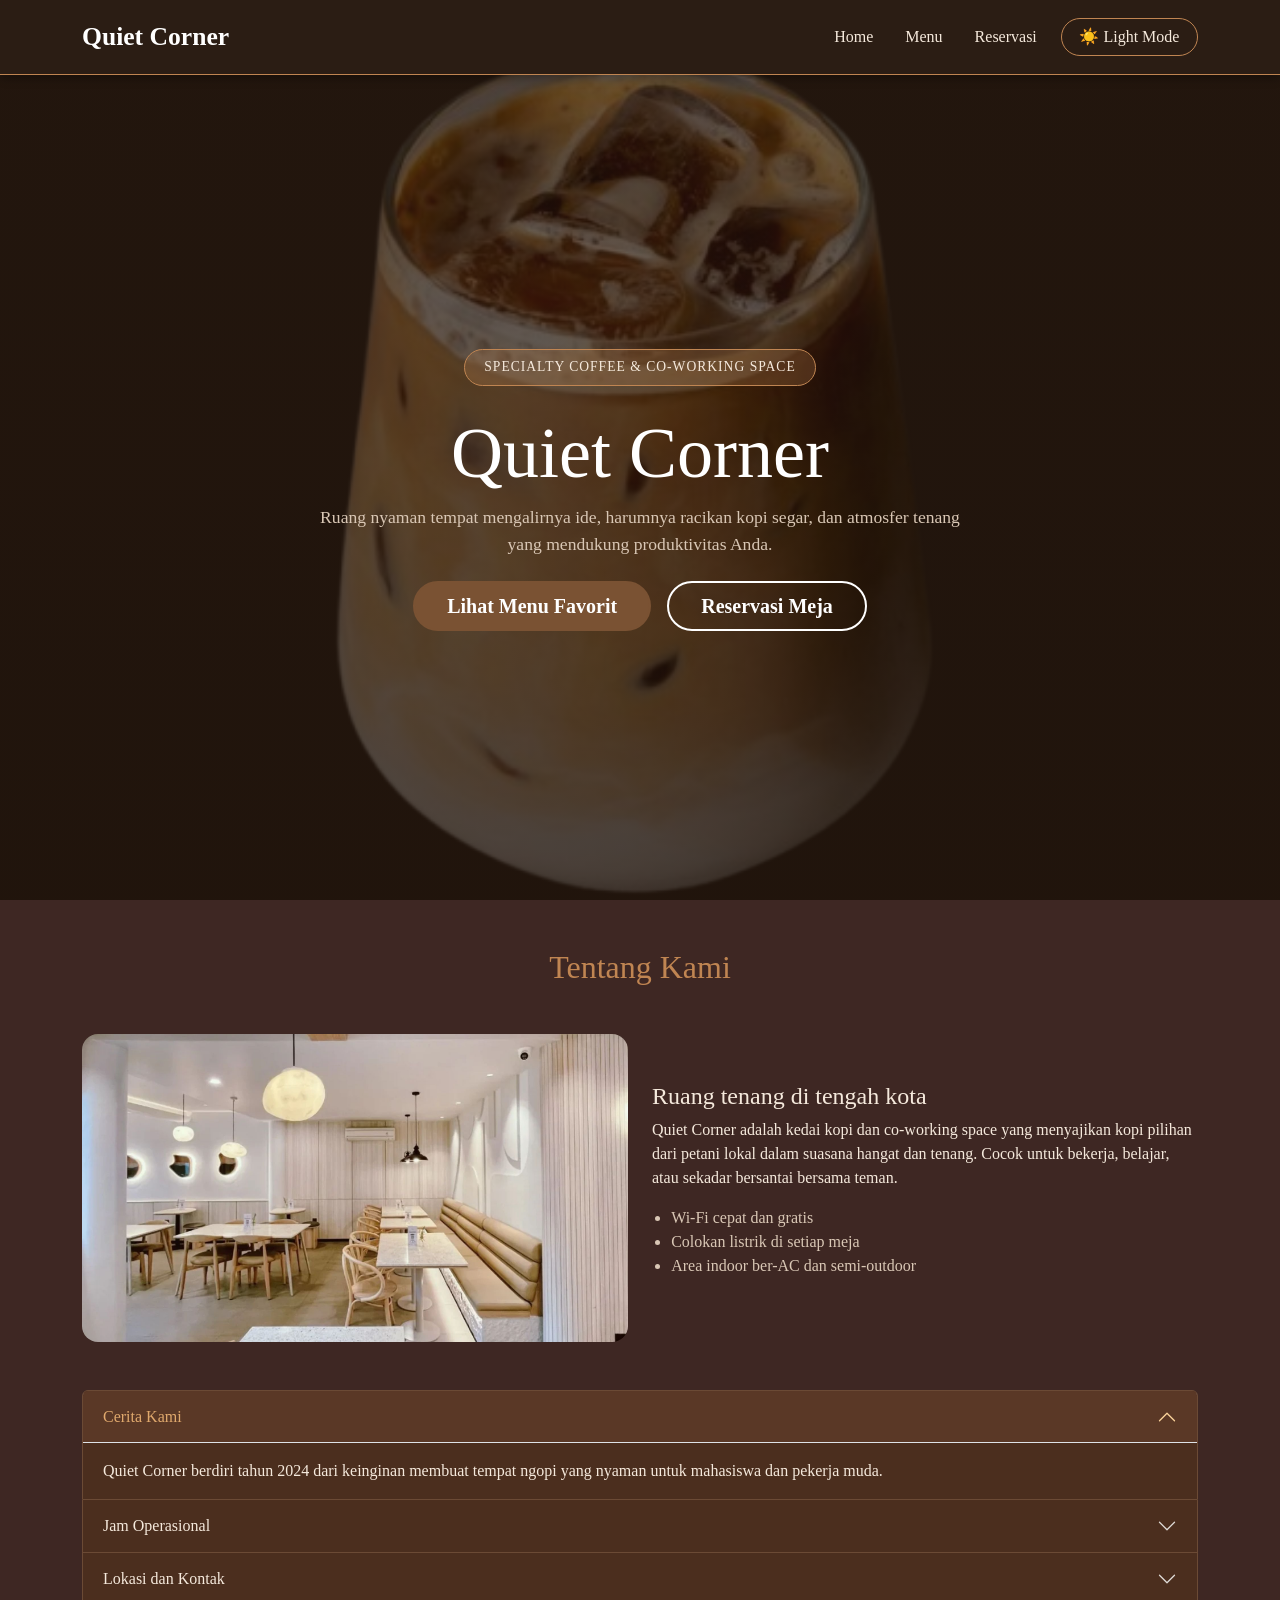
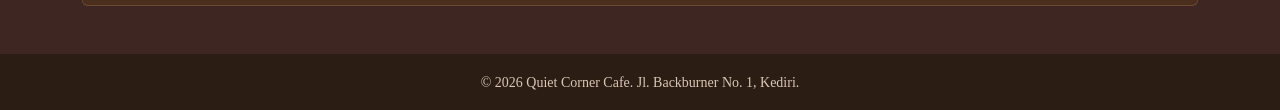
<file: index.html>
<!DOCTYPE html>
<html lang="id">
<head>
    <meta charset="UTF-8">
    <meta name="viewport" content="width=device-width, initial-scale=1.0">
    <title>Quiet Corner Cafe</title>
    <link rel="stylesheet" href="https://cdn.jsdelivr.net/npm/bootstrap@5.3.8/dist/css/bootstrap.min.css">
    <link rel="stylesheet" href="css/style.css">
</head>
<body>
    <header>
        <nav class="navbar navbar-expand-lg navbar-dark fixed-top">
            <div class="container">
                <a href="index.html" class="navbar-brand logo">Quiet Corner</a>

                <button class="navbar-toggler" type="button" data-bs-toggle="collapse"
                    data-bs-target="#menu" aria-controls="menu"
                    aria-expanded="false" aria-label="Buka menu">
                    <span class="navbar-toggler-icon"></span>
                </button>

                <div class="collapse navbar-collapse" id="menu">
                    <ul class="navbar-nav ms-auto align-items-lg-center gap-lg-3 py-2 py-lg-0">
                        <li class="nav-item"><a class="nav-link aktif" href="index.html">Home</a></li>
                        <li class="nav-item"><a class="nav-link aktif" href="menu.html">Menu</a></li>
                        <li class="nav-item"><a class="nav-link aktif" href="reservasi.html">Reservasi</a></li>
                        <li class="nav-item">
                            <button id="tombolTema" class="btn btn-tema" type="button">🌙 Dark Mode</button>
                        </li>
                    </ul>
                </div>
            </div>
        </nav>       
    </header>

    <main>
        <section class="hero d-flex align-items-center text-center">
            <div class="container">
                <span class="badge-hero">SPECIALTY COFFEE &amp; CO-WORKING SPACE</span>
                <h1 class="hero-judul mt-4">Quiet Corner</h1>
                <p class="hero-teks mx-auto">
                    Ruang nyaman tempat mengalirnya ide, harumnya racikan kopi segar,
                    dan atmosfer tenang yang mendukung produktivitas Anda.
                </p>

                <div class="d-flex flex-column flex-sm-row justify-content-center gap-3 mt-4">
                    <a href="menu.html" class="btn btn-kopi btn-lg">Lihat Menu Favorit</a>
                    <a href="reservasi.html" class="btn btn-garis btn-lg">Reservasi Meja</a>
                </div>
            </div>
        </section>
    

        <section class="tentang py-5" id="tentang">
            <div class="container">
                <h2 class="judul-section text-center mb-5">Tentang Kami</h2>

                <div class="row align-items-center g-4">
                    <div class="col-12 col-lg-6">
                        <img src="img/suasanacafe.jpg" class="img-fluid rounded-4" alt="Suasana Quiet Corner">
                    </div>
                    <div class="col-12 col-lg-6">
                        <h3 class="h4">Ruang tenang di tengah kota</h3>
                        <p>
                            Quiet Corner adalah kedai kopi dan co-working space yang
                            menyajikan kopi pilihan dari petani lokal dalam suasana
                            hangat dan tenang. Cocok untuk bekerja, belajar, atau
                            sekadar bersantai bersama teman.
                        </p>
                        <ul class="fasilitas">
                            <li>Wi-Fi cepat dan gratis</li>
                            <li>Colokan listrik di setiap meja</li>
                            <li>Area indoor ber-AC dan semi-outdoor</li>
                        </ul>
                    </div>
                </div>
          
                <div class="accordion mt-5" id="infoKafe">
                    <div class="accordion-item">
                        <h3 class="accordion-header">
                            <button class="accordion-button" type="button" data-bs-toggle="collapse" data-bs-target="#info1">
                                Cerita Kami
                            </button>
                        </h3>
                        <div id="info1" class="accordion-collapse collapse show" data-bs-parent="#infoKafe">
                            <div class="accordion-body">
                                Quiet Corner berdiri tahun 2024 dari keinginan membuat
                                tempat ngopi yang nyaman untuk mahasiswa dan pekerja muda.
                            </div>
                        </div>
                    </div>
                    <div class="accordion-item">
                        <h3 class="accordion-header">
                            <button class="accordion-button collapsed" type="button" data-bs-toggle="collapse" data-bs-target="#info2">
                                Jam Operasional
                            </button>
                        </h3>
                        <div id="info2" class="accordion-collapse collapse" data-bs-parent="#infoKafe">
                            <div class="accordion-body">
                                Senin sampai Jumat 08.00-22.00 WIB, Sabtu dan Minggu 09.00-23.00 WIB.
                            </div>
                        </div>
                    </div>
                    <div class="accordion-item">
                        <h3 class="accordion-header">
                            <button class="accordion-button collapsed" type="button" data-bs-toggle="collapse" data-bs-target="#info3">
                                Lokasi dan Kontak
                            </button>
                        </h3>
                        <div id="info3" class="accordion-collapse collapse" data-bs-parent="#infoKafe">
                            <div class="accordion-body">
                                Jl. Backburner No. 1, Kediri. Hubungi kami lewat halaman Reservasi.
                            </div>
                        </div>
                    </div>
                </div>
            </div>
        </section>
    </main>
    
    <footer class="footer text-center py-3">
        <small>&copy; 2026 Quiet Corner Cafe. Jl. Backburner No. 1, Kediri.</small>
    </footer>

    <script src="https://cdn.jsdelivr.net/npm/bootstrap@5.3.8/dist/js/bootstrap.bundle.min.js"></script>
    <script src="js/script.js"></script>
</body> 
</html>
</file>
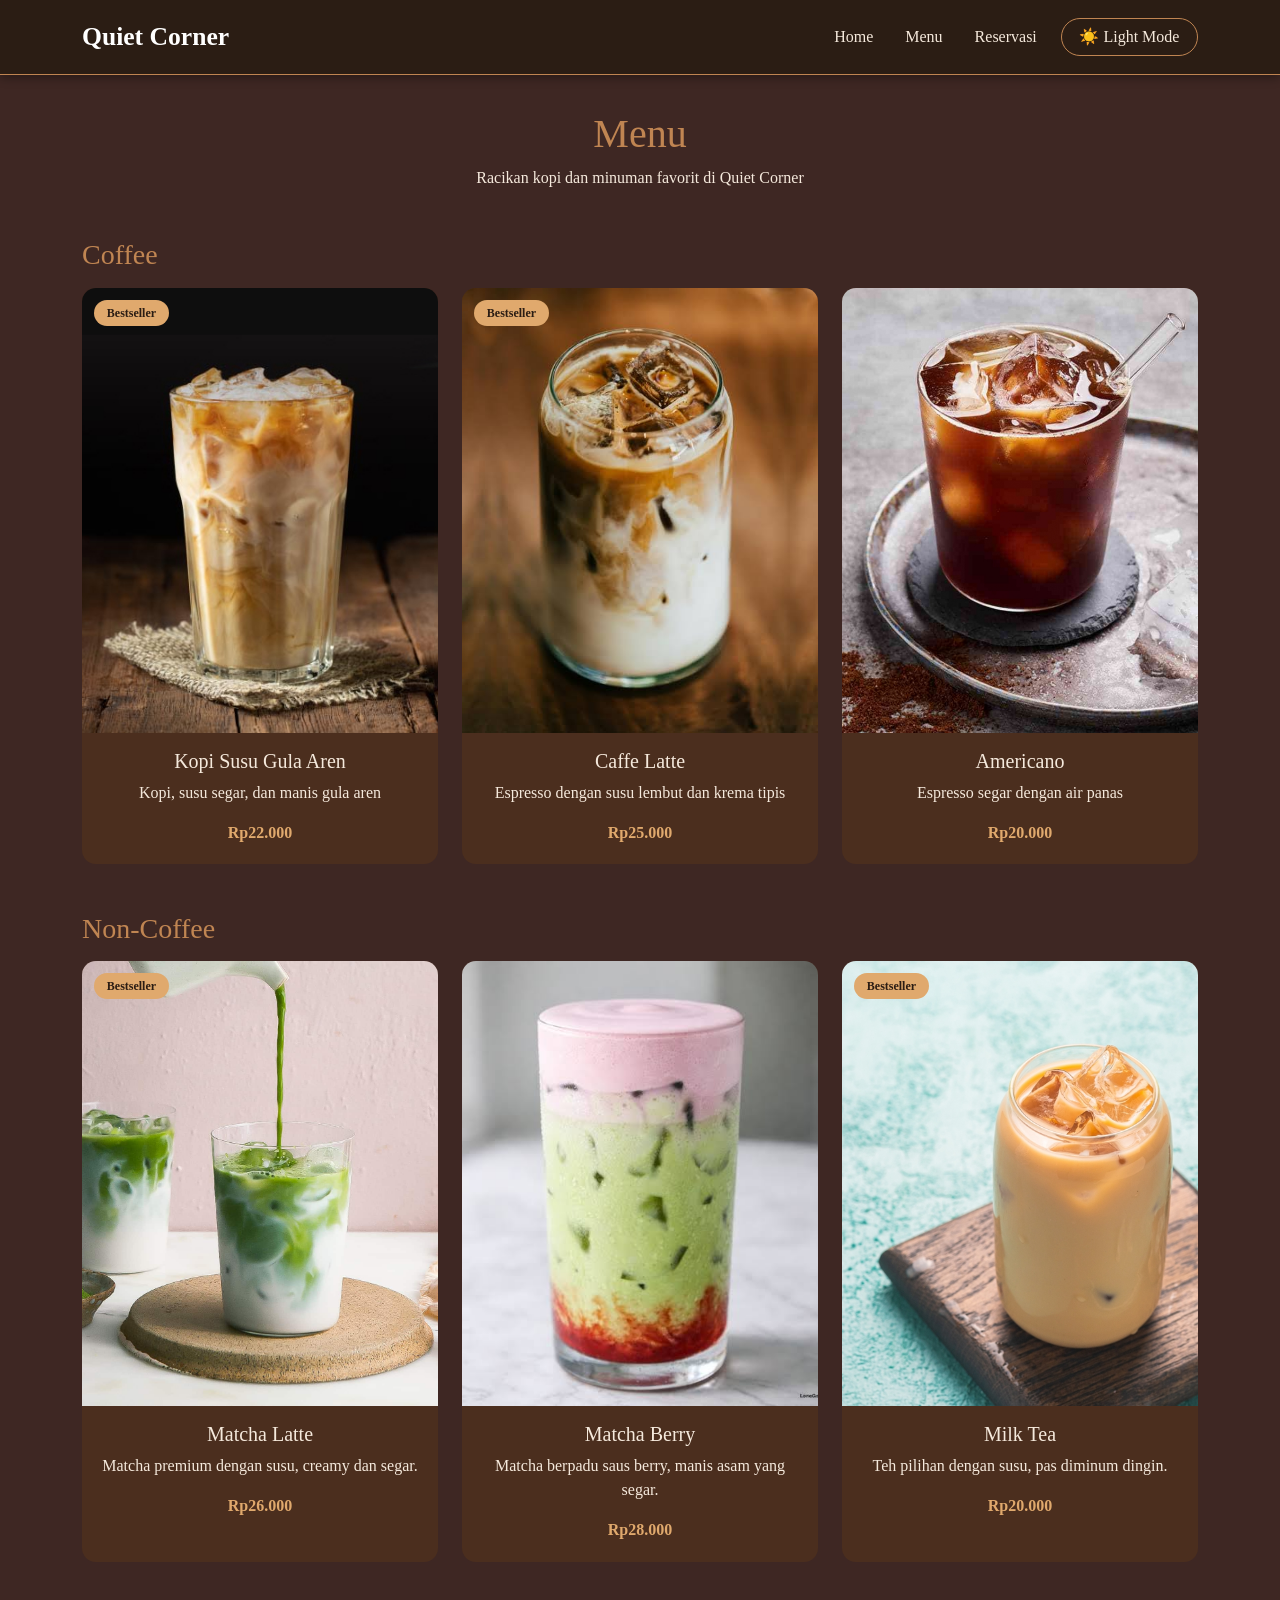
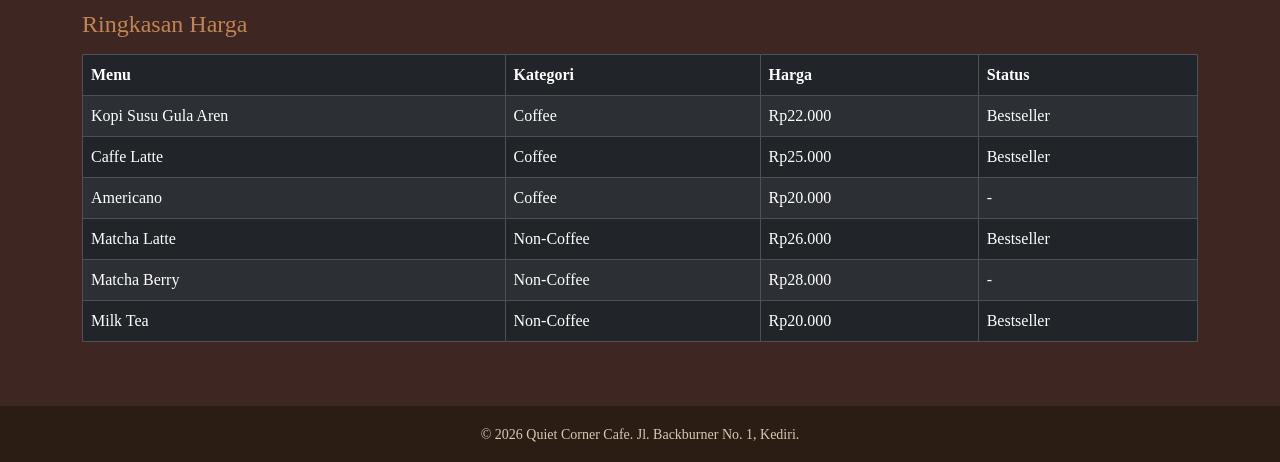
<file: menu.html>
<!DOCTYPE html>
<html lang="id">
<head>
    <meta charset="UTF-8">
    <meta name="viewport" content="width=device-width, initial-scale=1.0">
    <title>Menu</title>
    <link rel="stylesheet" href="https://cdn.jsdelivr.net/npm/bootstrap@5.3.8/dist/css/bootstrap.min.css">
    <link rel="stylesheet" href="css/style.css">
</head>
<body>
    <header>
        <nav class="navbar navbar-expand-lg navbar-dark fixed-top">
            <div class="container">
                <a href="index.html" class="navbar-brand logo">Quiet Corner</a>

                <button class="navbar-toggler" type="button" data-bs-toggle="collapse"
                    data-bs-target="#menu" aria-controls="menu"
                    aria-expanded="false" aria-label="Buka menu">
                    <span class="navbar-toggler-icon"></span>
                </button>

                <div class="collapse navbar-collapse" id="menu">
                    <ul class="navbar-nav ms-auto align-items-lg-center gap-lg-3 py-2 py-lg-0">
                        <li class="nav-item"><a class="nav-link aktif" href="index.html">Home</a></li>
                        <li class="nav-item"><a class="nav-link aktif" href="menu.html">Menu</a></li>
                        <li class="nav-item"><a class="nav-link aktif" href="reservasi.html">Reservasi</a></li>
                        <li class="nav-item">
                            <button id="tombolTema" class="btn btn-tema" type="button">🌙 Dark Mode</button>
                        </li>
                    </ul>
                </div>
            </div>
        </nav>       
    </header>

    <main class="halaman-menu">
        <div class="container">
            <h1 class="judul-section text-center mb-2"> Menu</h1>
            <p class="text-center mb-5"> Racikan kopi dan minuman favorit di Quiet Corner</p>

            <!---- COFFEE----->
            <section class="mb-5">
                <h2 class="h3 judul-section mb-3"> Coffee</h2>
                <div class="menu-flex">
                    <article class="menu-item card">
                        <span class="badge-best">Bestseller</span>
                        <img src="img/kopisusu.jpg" alt="Kopi Susu Gula Aren">
                        <h3 class="h5">Kopi Susu Gula Aren</h3>
                        <p>Kopi, susu segar, dan manis gula aren</p>
                        <span class="harga">Rp22.000</span>
                    </article>
                    <article class="menu-item card">
                        <span class="badge-best">Bestseller</span>
                        <img src="img/latte.jpg" alt="Caffe Latte">
                        <h3 class="h5">Caffe Latte</h3>
                        <p>Espresso dengan susu lembut dan krema tipis</p>
                        <span class="harga">Rp25.000</span>
                    </article>
                    <article class="menu-item card">
                        <img src="img/americano.jpg" alt="Americano">
                        <h3 class="h5">Americano</h3>
                        <p>Espresso segar dengan air panas</p>
                        <span class="harga">Rp20.000</span>
                    </article>                
                </div>
            </section>

            <!--NON-COFFEE-->
            <section class="mb-5">
                <h2 class="h3 judul-section mb-3">Non-Coffee</h2>
                <div class="menu-flex">
                    <article class="menu-item card">
                        <span class="badge-best">Bestseller</span>
                        <img src="img/matchalatte.jpg" alt="Matcha Latte">
                        <h3 class="h5">Matcha Latte</h3>
                        <p>Matcha premium dengan susu, creamy dan segar.</p>
                        <span class="harga">Rp26.000</span>
                    </article>
                    <article class="menu-item card">
                        <img src="img/matchaberry.jpg" alt="Matcha Berry">
                        <h3 class="h5">Matcha Berry</h3>
                        <p>Matcha berpadu saus berry, manis asam yang segar.</p>
                        <span class="harga">Rp28.000</span>
                    </article>
                    <article class="menu-item card">
                        <span class="badge-best">Bestseller</span>
                        <img src="img/milktea.jpg" alt="Milk Tea">
                        <h3 class="h5">Milk Tea</h3>
                        <p>Teh pilihan dengan susu, pas diminum dingin.</p>
                        <span class="harga">Rp20.000</span>
                    </article>
                </div>
            </section>

            <section>
                <h2 class="h4 judul-section mb-3">Ringkasan Harga</h2>
                <div class="table-responsive">
                    <table class="table table-dark table-striped table-bordered align-middle">
                        <thead>
                            <tr>
                                <th>Menu</th>
                                <th>Kategori</th>
                                <th>Harga</th>
                                <th>Status</th>
                            </tr>
                        </thead>
                        <tbody>
                            <tr><td>Kopi Susu Gula Aren</td><td>Coffee</td><td>Rp22.000</td><td>Bestseller</td></tr>
                            <tr><td>Caffe Latte</td><td>Coffee</td><td>Rp25.000</td><td>Bestseller</td></tr>
                            <tr><td>Americano</td><td>Coffee</td><td>Rp20.000</td><td>-</td></tr>
                            <tr><td>Matcha Latte</td><td>Non-Coffee</td><td>Rp26.000</td><td>Bestseller</td></tr>
                            <tr><td>Matcha Berry</td><td>Non-Coffee</td><td>Rp28.000</td><td>-</td></tr>
                            <tr><td>Milk Tea</td><td>Non-Coffee</td><td>Rp20.000</td><td>Bestseller</td></tr>
                        </tbody>
                    </table>
                </div>
            </section>
        </div>
    </main>

    <footer class="footer text-center py-3">
        <small>&copy; 2026 Quiet Corner Cafe. Jl. Backburner No. 1, Kediri.</small>
    </footer>
    
    <script src="https://cdn.jsdelivr.net/npm/bootstrap@5.3.8/dist/js/bootstrap.bundle.min.js"></script>
    <script src="js/script.js"></script>
</body>
</html>
</file>
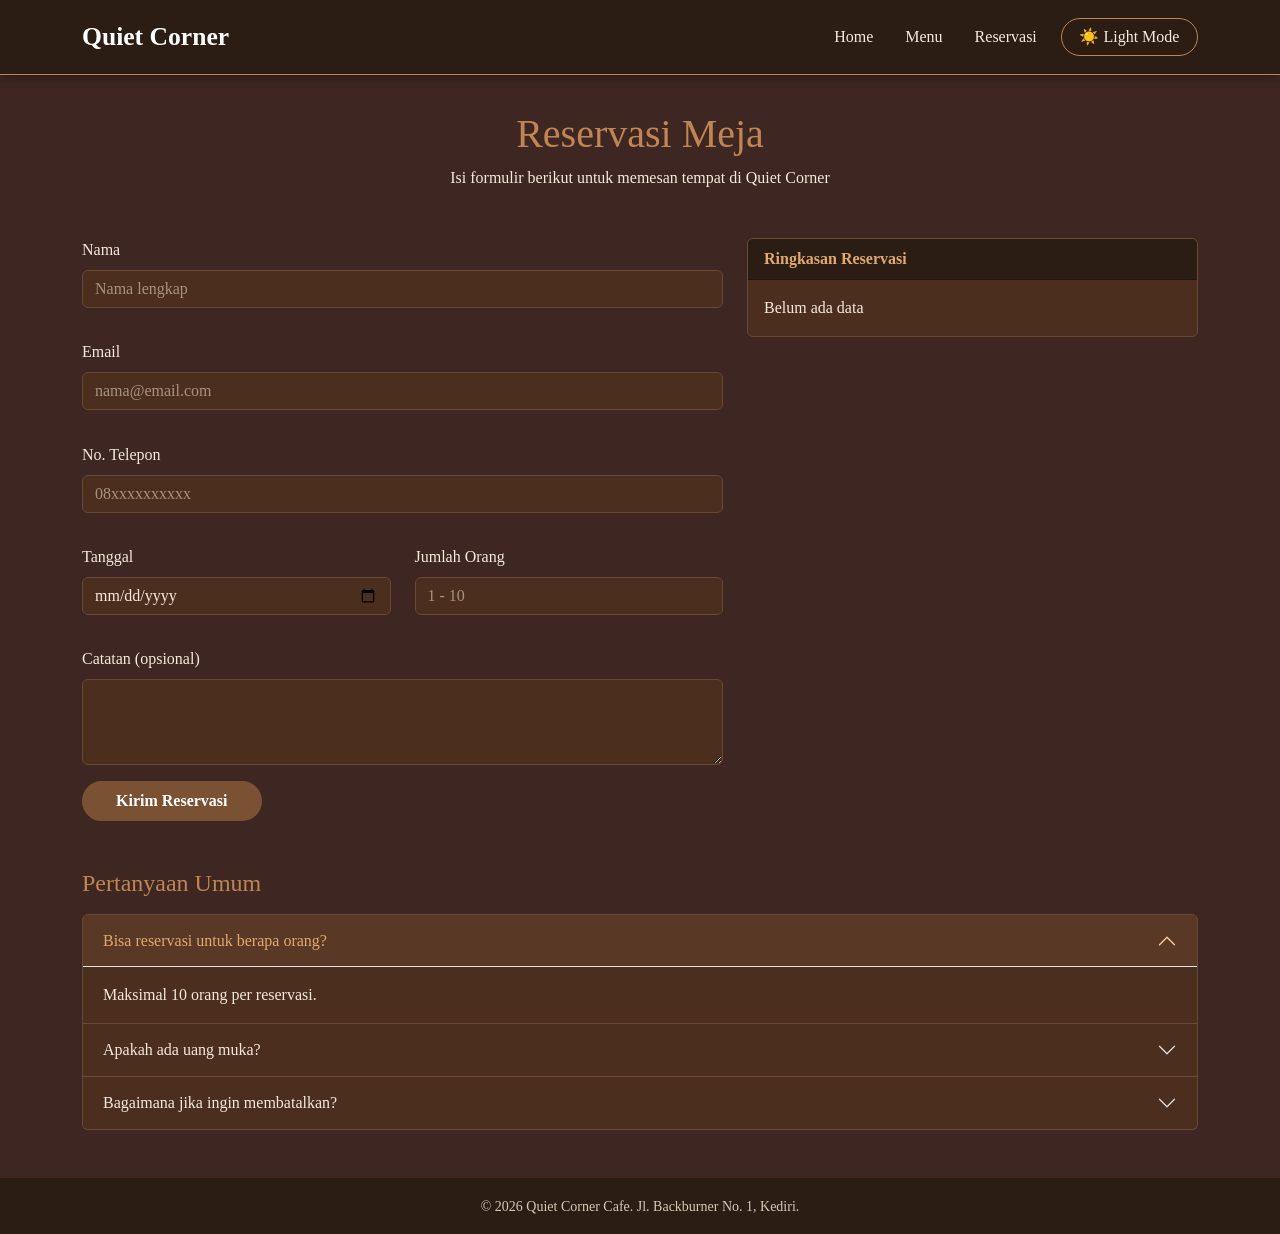
<file: reservasi.html>
<!DOCTYPE html>
<html lang="id">
<head>
    <meta charset="UTF-8">
    <meta name="viewport" content="width=device-width, initial-scale=1.0">
    <title>Reservasi</title>
    <link rel="stylesheet" href="https://cdn.jsdelivr.net/npm/bootstrap@5.3.8/dist/css/bootstrap.min.css">
    <link rel="stylesheet" href="css/style.css">
</head>
<body>
    <header>
        <nav class="navbar navbar-expand-lg navbar-dark fixed-top">
            <div class="container">
                <a href="index.html" class="navbar-brand logo">Quiet Corner</a>

                <button class="navbar-toggler" type="button" data-bs-toggle="collapse"
                    data-bs-target="#menu" aria-controls="menu"
                    aria-expanded="false" aria-label="Buka menu">
                    <span class="navbar-toggler-icon"></span>
                </button>

                <div class="collapse navbar-collapse" id="menu">
                    <ul class="navbar-nav ms-auto align-items-lg-center gap-lg-3 py-2 py-lg-0">
                        <li class="nav-item"><a class="nav-link aktif" href="index.html">Home</a></li>
                        <li class="nav-item"><a class="nav-link aktif" href="menu.html">Menu</a></li>
                        <li class="nav-item"><a class="nav-link aktif" href="reservasi.html">Reservasi</a></li>
                        <li class="nav-item">
                            <button id="tombolTema" class="btn btn-tema" type="button">🌙 Dark Mode</button>
                        </li>
                    </ul>
                </div>
            </div>
        </nav>       
    </header>

    <main class="halaman-menu">
        <div class="container">
            <h1 class="judul-section text-center mb-2">Reservasi Meja</h1>
            <p class="text-center mb-5">Isi formulir berikut untuk memesan tempat di Quiet Corner</p>

            <div class="row g-4">

                <section class="col-12 col-lg-7">
                    <form id="formReservasi" novalidate>
                        <div class="mb-3">
                            <label for="nama" class="form-label">Nama</label>
                            <input type="text" id="nama" class="form-control" placeholder="Nama lengkap">
                            <div id="errNama" class="pesan-error"></div>
                        </div>

                        <div class="mb-3">
                            <label for="email" class="form-label">Email</label>
                            <input type="email" id="email" class="form-control" placeholder="nama@email.com">
                            <div id="errEmail" class="pesan-error"></div>
                        </div>

                        <div class="mb-3">
                            <label for="telp" class="form-label">No. Telepon</label>
                            <input type="tel" id="telp" class="form-control" placeholder="08xxxxxxxxxx">
                            <div id="errTelp" class="pesan-error"></div>
                        </div>

                        <div class="row">
                            <div class="col-12 col-md-6 mb-3">
                                <label for="tanggal" class="form-label">Tanggal</label>
                                <input type="date" id="tanggal" class="form-control">
                                <div id="errTanggal" class="pesan-error"></div>
                            </div>
                            <div class="col-12 col-md-6 mb-3">
                                <label for="jumlah" class="form-label">Jumlah Orang</label>
                                <input type="number" id="jumlah" class="form-control" placeholder="1 - 10">
                                <div id="errJumlah" class="pesan-error"></div>
                            </div>
                        </div>

                        <div class="mb-3">
                            <label for="catatan" class="form-label">Catatan (opsional)</label>
                            <textarea id="catatan" class="form-control" rows="3"></textarea>
                        </div>

                        <button type="submit" class="btn btn-kopi">Kirim Reservasi</button>
                    </form>
                </section>

                <aside class="col-12 col-lg-5">
                    <div class="card kartu-ringkasan">
                        <div class="card-header">Ringkasan Reservasi</div>
                        <div class="card-body" id="ringkasan">
                            <p class="mb-0">Belum ada data</p>
                        </div>
                    </div>
                </aside>
            </div>

            <section class="mt-5">
                <h2 class="h4 judul-section mb-3">Pertanyaan Umum</h2>
                <div class="accordion" id="faq">
                    <div class="accordion-item">
                        <h3 class="accordion-header">
                            <button class="accordion-button" type="button" data-bs-toggle="collapse" data-bs-target="#faq1">
                                Bisa reservasi untuk berapa orang?
                            </button>
                        </h3>
                        <div id="faq1" class="accordion-collapse collapse show" data-bs-parent="#faq">
                            <div class="accordion-body">Maksimal 10 orang per reservasi.</div>
                        </div>
                    </div>
                    <div class="accordion-item">
                        <h3 class="accordion-header">
                            <button class="accordion-button collapsed" type="button" data-bs-toggle="collapse" data-bs-target="#faq2">
                                Apakah ada uang muka?
                            </button>
                        </h3>
                        <div id="faq2" class="accordion-collapse collapse" data-bs-parent="#faq">
                            <div class="accordion-body">Tidak ada, reservasi gratis.</div>
                        </div>
                    </div>
                    <div class="accordion-item">
                        <h3 class="accordion-header">
                            <button class="accordion-button collapsed" type="button" data-bs-toggle="collapse" data-bs-target="#faq3">
                                Bagaimana jika ingin membatalkan?
                            </button>
                        </h3>
                        <div id="faq3" class="accordion-collapse collapse" data-bs-parent="#faq">
                            <div class="accordion-body">Hubungi kami minimal 2 jam sebelum jadwal.</div>
                        </div>
                    </div>
                </div>
            </section>
        </div>
    </main>

    <footer class="footer text-center py-3">
        <small>&copy; 2026 Quiet Corner Cafe. Jl. Backburner No. 1, Kediri.</small>
    </footer>

    <script src="https://cdn.jsdelivr.net/npm/bootstrap@5.3.8/dist/js/bootstrap.bundle.min.js"></script>
    <script src="js/script.js"></script>                   
</body>
</html>
</file>
<file: css/style.css>
*{
    margin: 0;
    padding: 0;
    box-sizing: border-box;
}

body{
    font-family: Cambria, Cochin, Georgia, Times, 'Times New Roman', serif;
    background-color: #3e2723;
    color: #f5e9dc;
}

.navbar{
    background-color: #2b1d14;
    padding: 0.8rem 0;
    border-bottom: 1px solid #c08552;
    box-shadow: 0 2px 10px rgba(0,0,0,.4);
}

.logo{
    font-family: Cambria, Cochin, Georgia, Times, 'Times New Roman', serif;
    font-size: 1.6rem;
    font-weight: 700;
    color: #fff;
}

.nav-link{
    color: #f5e9dc;
    font-weight: 500;
    transition: .2s linear;
}

.nav-link:hover{
    color: #c08552;
}

.btn-tema {
    border: 1px solid #c08552;
    border-radius: 50px;
    color: #f5e9dc;
    padding: 0.35rem 1.1rem;
}

.btn-tema:hover {
    background-color: #c08552;
    color: #fff;
}

.hero {
    min-height: 100vh;
    padding-top: 80px;
    background-color: #2b1d14;
    background-image: linear-gradient(rgba(30, 18, 10, .65), rgba(30, 18, 10, .8)), url("../img/awalan.png");
    background-size: cover;
    background-position: center;
}

.badge-hero {
    display: inline-block;
    border: 1px solid #c08552;
    background-color: rgba(192, 133, 82, .25);
    color: #f5e9dc;
    border-radius: 50px;
    padding: 0.45rem 1.2rem;
    font-size: 0.85rem;
    letter-spacing: 1px;
}

.hero-judul {
    font-family:Cambria, Cochin, Georgia, Times, 'Times New Roman', serif;
    font-size: 4.5rem;
    color: #fff;
}

.hero-teks {
    max-width: 650px;
    font-size: 1.1rem;
    color: #d9c7b5;
}

.btn-kopi {
    background-color: #7a5233;
    border: 2px solid #7a5233;
    color: #fff;
    border-radius: 50px;
    padding-left: 2rem;
    padding-right: 2rem;
    font-weight: 600;
}

.btn-kopi:hover {
    background-color: #c08552;
    border-color: #c08552;
    color: #fff;
}

.btn-garis {
    background-color: transparent;
    border: 2px solid #fff;
    color: #fff;
    border-radius: 50px;
    padding-left: 2rem;
    padding-right: 2rem;
    font-weight: 600;
}

.btn-garis:hover {
    background-color: #fff;
    color: #3e2723;
}

.judul-section{
    color: #c08552;
}

.tentang{
    background-color: #3e2723;
    padding-bottom: 4rem;
}

.fasilitas{
    padding-left: 1.2rem;
    color: #d9c7b5;
}

.tentang .accordion-item{
    background-color: #4b2e1e;
    color: #f5e9dc;
    border-color: #6b4a35;
}

.tentang .accordion-button {
    background-color: #4b2e1e;
    color: #f5e9dc;
}

.tentang .accordion-button:not(.collapsed) {
    background-color: #5a3826;
    color: #e0a96d;
}

.tentang .accordion-button::after {
    filter: invert(1);
}

.halaman-menu {
    padding-top: 110px;
    padding-bottom: 3rem;
}

.judul-section {
    color: #c08552;
}

.menu-flex {
    display: flex;
    flex-wrap: wrap;
    gap: 1.5rem;
    justify-content: center;
}

.menu-item {
    position: relative;
    flex: 1 1 280px;
    max-width: 360px;
    background-color: #4b2e1e;
    border-radius: 14px;
    overflow: hidden;
    padding-bottom: 1.2rem;
    text-align: center;
    color: #f5e9dc;
    border: none;
}

.menu-item img {
    width: 100%;
    aspect-ratio: 4 / 5;
    object-fit: cover;
    object-position: center;
    margin-bottom: 1rem;
}

.menu-item h3, .menu-item p {
    padding: 0 1rem;
}

.badge-best {
    position: absolute;
    top: 12px;
    left: 12px;
    background-color: #e0a96d;
    color: #2b1d14;
    font-size: 0.75rem;
    font-weight: 700;
    padding: 0.25rem 0.8rem;
    border-radius: 50px;
    z-index: 1;
}

.harga {
    display: inline-block;
    color: #e0a96d;
    font-weight: 700;
}

.footer {
    background-color: #2b1d14;
    color: #d9c7b5;
}

.form-control {
    background-color: #4b2e1e;
    color: #f5e9dc;
    border: 1px solid #6b4a35;
}

.form-control:focus {
    background-color: #4b2e1e;
    color: #f5e9dc;
    border-color: #c08552;
    box-shadow: 0 0 0 0.2rem rgba(192, 133, 82, .3);
}

.form-control::placeholder {
    color: #a8927e;
}

.pesan-error {
    color: #ffb347;
    font-size: 0.85rem;
    min-height: 1.2em;
}

.kartu-ringkasan {
    background-color: #4b2e1e;
    color: #f5e9dc;
    border: 1px solid #6b4a35;
}

.kartu-ringkasan .card-header {
    background-color: #2b1d14;
    color: #e0a96d;
    font-weight: 700;
}

.accordion-item {
    background-color: #4b2e1e;
    color: #f5e9dc;
    border-color: #6b4a35;
}

.accordion-button {
    background-color: #4b2e1e;
    color: #f5e9dc;
}

.accordion-button:not(.collapsed) {
    background-color: #5a3826;
    color: #e0a96d;
}

.accordion-button::after {
    filter: invert(1);
}

body.terang {
    background-color: #fff8f0;
    color: #2b1d14;
}

body.terang .tentang {
    background-color: #fff8f0;
}

body.terang .judul-section {
    color: #7a5233;
}

body.terang .menu-item,
body.terang .kartu-ringkasan,
body.terang .accordion-item,
body.terang .accordion-button {
    background-color: #fff;
    color: #2b1d14;
}

body.terang .accordion-button:not(.collapsed) {
    background-color: #f3e3d0;
    color: #7a5233;
}

body.terang .accordion-button::after {
    filter: none;
}

body.terang .form-control {
    background-color: #fff;
    color: #2b1d14;
    border-color: #c8b6a3;
}

body.terang .fasilitas,
body.terang .hero-teks {
    color: #5a4636;
}

body.terang .hero-teks {
    color: #d9c7b5;
}

@media (max-width: 767px) {
    .hero-judul { font-size: 2.8rem; }
    .hero-teks { font-size: 1rem; }
    .badge-hero { font-size: 0.7rem; }
    .halaman-menu { padding-top: 90px; }
}
</file>
